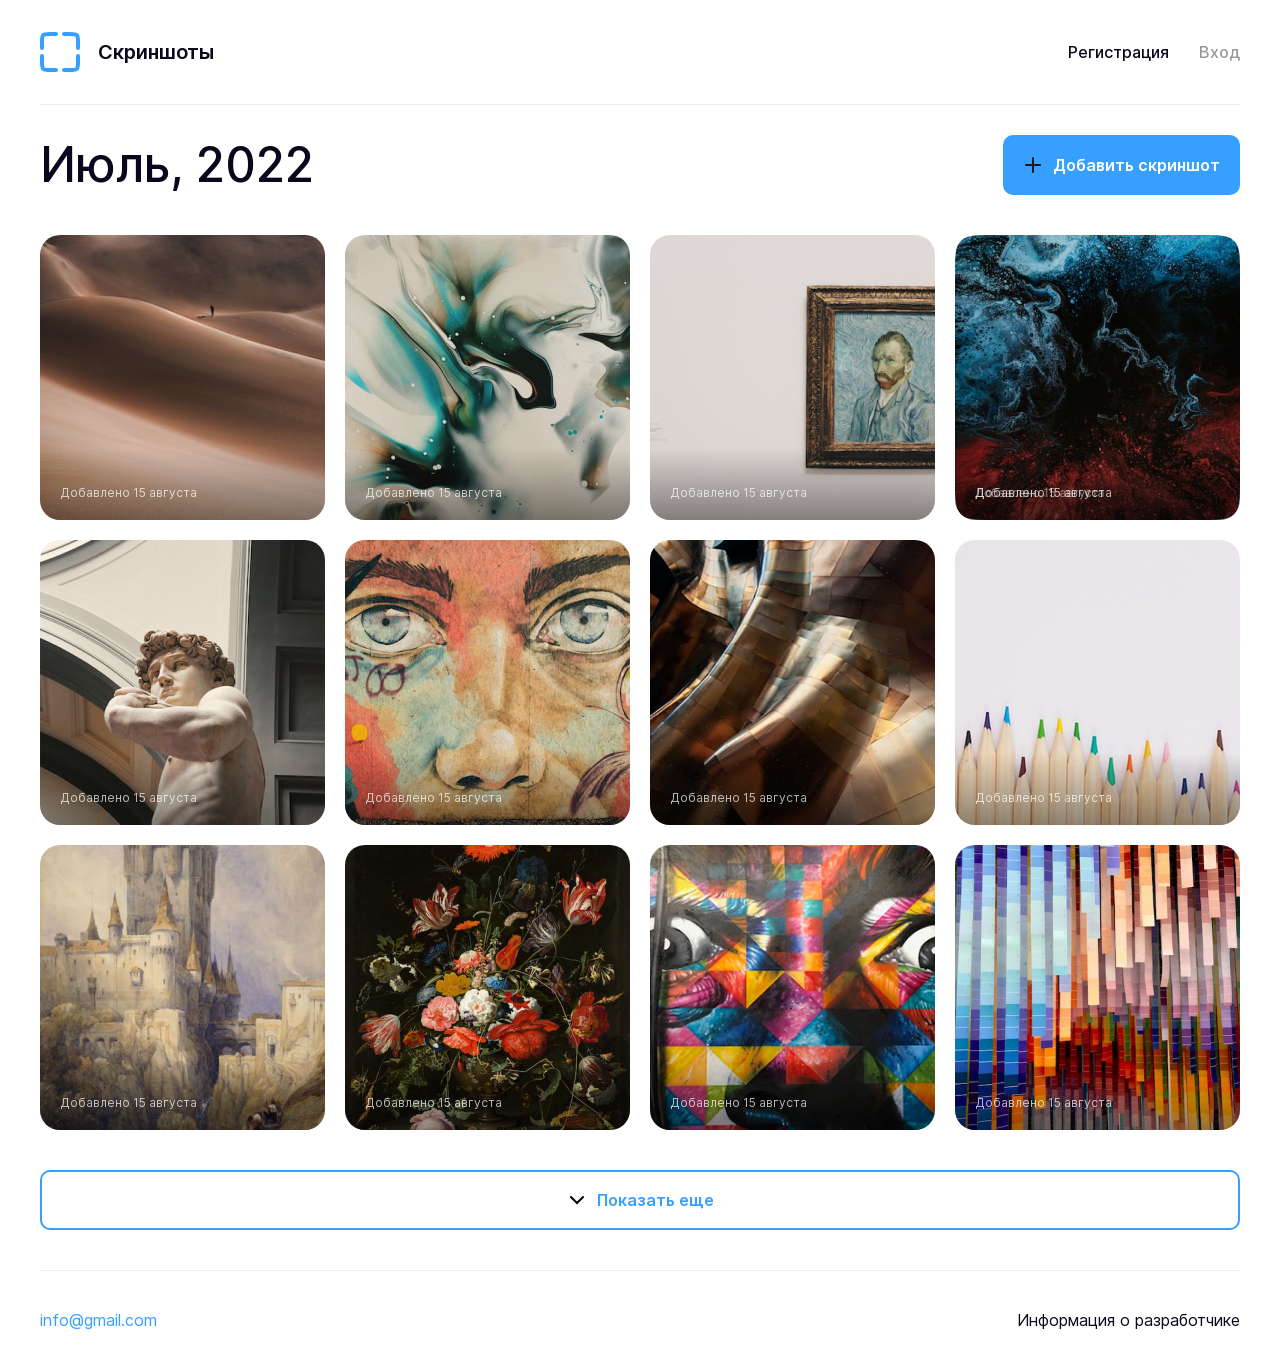
<file: Лабораторная работа 1/index.html>
<!DOCTYPE html>
<html lang="ru">
<head>
  <meta charset="UTF-8">
  <meta name="viewport" content="width=device-width, initial-scale=1.0">
  <title>Скриншоты — лабораторная работа № 1</title>
  <link rel="stylesheet" href="css/style.css">
  <script src="js/script.js" defer></script>
</head>
<body>
  <!-- Шапка страницы и кнопки открытия нужной формы. -->
  <header class="header container">
    <a class="logo" href="index.html" aria-label="Скриншоты — главная страница">
      <img src="assets/images/logo.svg" width="40" height="40" alt="">
      <span class="logo-text">Скриншоты</span>
    </a>
    <nav class="auth-links" aria-label="Вход и регистрация">
      <button class="text-button" type="button" data-open-form="register">Регистрация</button>
      <button class="text-button" type="button" data-open-form="login">Вход</button>
    </nav>
  </header>

  <main class="container">
    <div class="gallery-heading">
      <h1>Июль, 2022</h1>
      <!-- Действие загрузки не реализовано; кнопка нужна для демонстрации состояния нажатия. -->
      <button class="add-button" type="button" aria-label="Добавить скриншот">
        <img src="assets/images/plus.svg" width="20" height="20" alt="">
        <span class="add-text">Добавить скриншот</span>
      </button>
    </div>

    <!-- Статические карточки: изображение и дата, как в макете. -->
    <section class="cards" aria-label="Общедоступные скриншоты">
      <article class="card">
        <img src="assets/images/dunes.png" alt="Песчаные дюны">
        <time datetime="2022-08-15"><span class="date-prefix">Добавлено </span><img class="clock" src="assets/images/clock.svg" width="12" height="12" alt="">15 августа</time>
      </article>
      <article class="card">
        <img src="assets/images/marble.png" alt="Абстрактные бирюзовые разводы">
        <time datetime="2022-08-15"><span class="date-prefix">Добавлено </span><img class="clock" src="assets/images/clock.svg" width="12" height="12" alt="">15 августа</time>
      </article>
      <article class="card">
        <img src="assets/images/portrait.png" alt="Портрет в раме">
        <time datetime="2022-08-15"><span class="date-prefix">Добавлено </span><img class="clock" src="assets/images/clock.svg" width="12" height="12" alt="">15 августа</time>
      </article>
      <article class="card">
        <img src="assets/images/abstract.png" alt="Синие и красные абстрактные волны">
        <time datetime="2022-08-15"><span class="date-prefix">Добавлено </span><img class="clock" src="assets/images/clock.svg" width="12" height="12" alt="">15 августа</time>
      </article>
      <article class="card">
        <img src="assets/images/statue.png" alt="Мраморная скульптура">
        <time datetime="2022-08-15"><span class="date-prefix">Добавлено </span><img class="clock" src="assets/images/clock.svg" width="12" height="12" alt="">15 августа</time>
      </article>
      <article class="card">
        <img src="assets/images/face.png" alt="Рисунок лица с голубыми глазами">
        <time datetime="2022-08-15"><span class="date-prefix">Добавлено </span><img class="clock" src="assets/images/clock.svg" width="12" height="12" alt="">15 августа</time>
      </article>
      <article class="card">
        <img src="assets/images/metal.png" alt="Свет на металлической поверхности">
        <time datetime="2022-08-15"><span class="date-prefix">Добавлено </span><img class="clock" src="assets/images/clock.svg" width="12" height="12" alt="">15 августа</time>
      </article>
      <article class="card">
        <img src="assets/images/pencils.png" alt="Цветные карандаши">
        <time datetime="2022-08-15"><span class="date-prefix">Добавлено </span><img class="clock" src="assets/images/clock.svg" width="12" height="12" alt="">15 августа</time>
      </article>
      <article class="card">
        <img src="assets/images/castle.png" alt="Картина с замком">
        <time datetime="2022-08-15"><span class="date-prefix">Добавлено </span><img class="clock" src="assets/images/clock.svg" width="12" height="12" alt="">15 августа</time>
      </article>
      <article class="card">
        <img src="assets/images/flowers.png" alt="Цветочный натюрморт">
        <time datetime="2022-08-15"><span class="date-prefix">Добавлено </span><img class="clock" src="assets/images/clock.svg" width="12" height="12" alt="">15 августа</time>
      </article>
      <article class="card">
        <img src="assets/images/graffiti.png" alt="Разноцветное граффити">
        <time datetime="2022-08-15"><span class="date-prefix">Добавлено </span><img class="clock" src="assets/images/clock.svg" width="12" height="12" alt="">15 августа</time>
      </article>
      <article class="card">
        <img src="assets/images/colors.png" alt="Разноцветные вертикальные полосы">
        <time datetime="2022-08-15"><span class="date-prefix">Добавлено </span><img class="clock" src="assets/images/clock.svg" width="12" height="12" alt="">15 августа</time>
      </article>
    </section>
    <!-- Подгрузка не реализована; кнопка показывает только состояние наведения. -->
    <button class="more-button" type="button"><img src="assets/images/arrow.svg" width="20" height="20" alt=""> Показать еще</button>
  </main>

  <footer class="footer container">
    <a href="mailto:info@gmail.com">info@gmail.com</a>
    <span>Информация о разработчике</span>
  </footer>

  <!-- dialog сам удерживает фокус внутри открытого модального окна. -->
  <dialog class="modal" id="auth-modal" aria-label="Вход и регистрация">
    <div class="modal-content">
      <button class="close-button" type="button" aria-label="Закрыть окно"><img src="assets/images/close.svg" width="20" height="20" alt=""></button>
      <div class="form-switch" aria-label="Выбор формы">
        <button class="text-button" type="button" data-switch-form="register">Регистрация</button>
        <button class="text-button" type="button" data-switch-form="login">Авторизация</button>
      </div>

      <!-- novalidate позволяет вывести свои сообщения под всеми полями. -->
      <form id="register-form" novalidate>
        <div class="field">
          <label class="visually-hidden" for="register-name">Имя</label>
          <input id="register-name" name="name" type="text" placeholder="Ваше имя" autocomplete="name" required aria-describedby="name-error">
          <small class="error" id="name-error"></small>
        </div>
        <div class="field">
          <label class="visually-hidden" for="register-email">E-mail</label>
          <input id="register-email" name="email" type="email" placeholder="Email" autocomplete="email" required aria-describedby="email-error">
          <small class="error" id="email-error"></small>
        </div>
        <div class="field">
          <label class="visually-hidden" for="register-phone">Мобильный телефон</label>
          <input id="register-phone" name="phone" type="tel" placeholder="Мобильный телефон" autocomplete="tel" required aria-describedby="phone-error">
          <small class="error" id="phone-error"></small>
        </div>
        <div class="field">
          <label class="visually-hidden" for="register-password">Пароль</label>
          <input id="register-password" name="password" type="password" placeholder="Пароль" autocomplete="new-password" required minlength="6" aria-describedby="password-error">
          <small class="error" id="password-error"></small>
        </div>
        <div class="field">
          <label class="visually-hidden" for="register-repeat">Повторите пароль</label>
          <input id="register-repeat" name="passwordRepeat" type="password" placeholder="Повторите пароль" autocomplete="new-password" required aria-describedby="repeat-error">
          <small class="error" id="repeat-error"></small>
        </div>
        <div class="consent-field">
          <label class="consent-label">
            <input name="consent" type="checkbox" required aria-describedby="consent-error">
            <span>Согласен на обработку <a href="http://slavdom10.dev.skillum.ru/law/" target="_blank" rel="noopener noreferrer">персональных данных</a></span>
          </label>
          <small class="error" id="consent-error"></small>
        </div>
        <button class="submit-button" type="submit" disabled>Зарегистрироваться</button>
        <p class="form-hint"><img src="assets/images/info.svg" width="20" height="20" alt=""><span>Все поля обязательны для заполнения</span></p>
        <p class="form-status" role="status"></p>
      </form>

      <form id="login-form" novalidate hidden>
        <div class="field">
          <label class="visually-hidden" for="login-email">Логин (email)</label>
          <input id="login-email" name="email" type="email" placeholder="Email" autocomplete="username" required aria-describedby="login-email-error">
          <small class="error" id="login-email-error"></small>
        </div>
        <div class="field">
          <label class="visually-hidden" for="login-password">Пароль</label>
          <input id="login-password" name="password" type="password" placeholder="Пароль" autocomplete="current-password" required aria-describedby="login-password-error">
          <small class="error" id="login-password-error"></small>
        </div>
        <button class="submit-button" type="submit">Войти</button>
        <p class="form-hint"><img src="assets/images/info.svg" width="20" height="20" alt=""><span>Все поля обязательны для заполнения</span></p>
        <p class="form-status" role="status"></p>
      </form>
    </div>
  </dialog>
</body>
</html>
</file>
<file: Лабораторная работа 1/css/style.css>
/* Шрифт из макета хранится локально: интернет для запуска не нужен. */
@font-face {
  font-family: Inter;
  src: url("../assets/fonts/Inter-Regular.woff2") format("woff2");
  font-weight: 400;
  font-display: swap;
}
@font-face {
  font-family: Inter;
  src: url("../assets/fonts/Inter-Medium.woff2") format("woff2");
  font-weight: 500;
  font-display: swap;
}
@font-face {
  font-family: Inter;
  src: url("../assets/fonts/Inter-SemiBold.woff2") format("woff2");
  font-weight: 600;
  font-display: swap;
}

/* padding и border входят в заданную ширину элемента. */
* { box-sizing: border-box; }
body {
  margin: 0;
  /* Минимальная высота окна и колонка позволяют прижать footer к низу. */
  min-height: 100vh;
  display: flex;
  flex-direction: column;
  color: #0b061b;
  font: 16px/1.25 Inter, sans-serif;
}
/* Основное содержимое занимает свободное место, если карточек мало или нет. */
main { flex: 1; }
button, input { font: inherit; }
button { cursor: pointer; }
a { color: #369fff; text-decoration: none; }
a:hover { text-decoration: underline; }
button:focus-visible, a:focus-visible {
  outline: 2px solid #369fff;
  outline-offset: 4px;
}
[hidden] { display: none !important; }

/* Общий контейнер для шапки, галереи и подвала. */
.container {
  width: calc(100% - 80px);
  max-width: 1200px;
  margin: 0 auto;
}
.header {
  display: flex;
  align-items: flex-start;
  justify-content: space-between;
  height: 105px;
  padding-top: 32px;
  border-bottom: 1px solid #ececec;
}
.logo {
  display: flex;
  align-items: center;
  gap: 18px;
  color: inherit;
  font-size: 20px;
  font-weight: 600;
}
.logo:hover { text-decoration: none; }
.logo img { display: block; }
.auth-links {
  display: flex;
  gap: 30px;
  padding-top: 10px;
  font-weight: 500;
}
.text-button {
  padding: 0;
  border: 0;
  background: none;
  color: inherit;
}
.auth-links [data-open-form="login"] { color: #989898; }
.text-button:hover { color: #369fff; }
.gallery-heading {
  display: flex;
  align-items: center;
  justify-content: space-between;
  margin: 30px 0 40px;
}
h1 {
  margin: 0;
  font-size: 48px;
  font-weight: 500;
  line-height: 60px;
}
.add-button, .submit-button {
  border: 0;
  border-radius: 10px;
  background: #369fff;
  color: white;
  font-weight: 600;
}
.add-button {
  display: flex;
  align-items: center;
  gap: 10px;
  padding: 0 20px;
  height: 60px;
  cursor: pointer;
}
/* При нажатии кнопка становится белой с синей рамкой, как в макете. */
.add-button:active {
  border: 2px solid #369fff;
  background: white;
  color: #369fff;
}
/* Значок — внешний SVG чёрного цвета; фильтр окрашивает его в синий при нажатии. */
.add-button:active img {
  filter: brightness(0) saturate(100%) invert(54%) sepia(100%) saturate(1641%) hue-rotate(183deg) brightness(102%) contrast(101%);
}

/* Grid делит доступное место между одинаковыми колонками. */
.cards {
  display: grid;
  grid-template-columns: repeat(4, minmax(0, 1fr));
  gap: 20px;
}
.card {
  position: relative;
  aspect-ratio: 1;
  overflow: hidden;
  border-radius: 20px;
  background: #ececec;
}
.card > img {
  display: block;
  width: 100%;
  height: 100%;
  object-fit: cover;
}
.card::after {
  content: "";
  position: absolute;
  right: 0;
  bottom: 0;
  left: 0;
  height: 72px;
  background: linear-gradient(transparent, rgba(0, 0, 0, 0.4));
}
.card time {
  position: absolute;
  bottom: 20px;
  left: 20px;
  z-index: 1;
  color: rgba(255, 255, 255, 0.7);
  font-size: 12px;
  line-height: 15px;
}
.clock { display: none; }
.more-button {
  display: flex;
  align-items: center;
  justify-content: center;
  gap: 10px;
  width: 100%;
  height: 60px;
  margin-top: 40px;
  border: 2px solid #369fff;
  border-radius: 10px;
  background: white;
  color: #369fff;
  font-weight: 600;
}
.more-button:hover {
  border-color: #258deb;
  background: #eef7ff;
  color: #258deb;
  cursor: pointer;
}
.footer {
  display: flex;
  justify-content: space-between;
  margin-top: 40px;
  padding: 39px 0;
  border-top: 1px solid #ececec;
}

/* dialog создаёт затемнение и поддерживает закрытие по Escape. */
.modal {
  width: 600px;
  max-width: calc(100% - 40px);
  margin: auto;
  padding: 0;
  overflow: visible;
  border: 0;
  border-radius: 20px;
  color: #181818;
}
.modal::backdrop { background: rgba(0, 0, 0, 0.5); }
.modal-content {
  /* Высота содержимого свободная; внутреннюю прокрутку для формы не создаём. */
  padding: 40px;
  border-radius: 20px;
}
.close-button {
  position: absolute;
  top: 20px;
  right: 20px;
  width: 20px;
  height: 20px;
  padding: 0;
  border: 0;
  background: none;
}
.close-button img { display: block; }
.form-switch {
  display: flex;
  justify-content: center;
  gap: 30px;
  margin-bottom: 30px;
  font-size: 32px;
  font-weight: 500;
  line-height: 39px;
}
.form-switch button { color: #b9b9b9; }
.form-switch button.active { color: #181818; }

/* Поля стоят в две колонки; имя и нижние элементы занимают всю строку. */
form {
  display: grid;
  grid-template-columns: repeat(2, minmax(0, 1fr));
  gap: 20px;
}
#register-form .field:first-child,
.consent-field, .submit-button, .form-hint, .form-status {
  grid-column: 1 / -1;
}
.field input {
  width: 100%;
  height: 60px;
  padding: 0 18px;
  border: 2px solid #b9b9b9;
  border-radius: 10px;
  background: white;
  font-weight: 500;
  outline: none;
}
.field input::placeholder { color: #b9b9b9; opacity: 1; }
.field input:focus { border-color: #369fff; }
.field input[aria-invalid="true"] { border-color: #f13a3a; }
.error {
  display: block;
  margin-top: 6px;
  color: #d12727;
  font-size: 12px;
  line-height: 1.4;
}
.error:empty { display: none; }
.consent-field { margin-top: 10px; text-align: center; }
.consent-label {
  display: inline-flex;
  width: auto;
  max-width: 100%;
  margin: 0;
  justify-content: center;
  align-items: center;
  gap: 8px;
  line-height: 20px;
  text-align: left;
}
.consent-label > span { flex: 0 1 auto; }
.consent-label input {
  appearance: none;
  display: grid;
  place-content: center;
  flex-shrink: 0;
  width: 20px;
  height: 20px;
  margin: 0;
  border: 1px solid #b9b9b9;
  border-radius: 4px;
  background: white;
  cursor: pointer;
}
.consent-label input:checked {
  border-color: #369fff;
  background: #369fff url("../assets/images/checkbox-checked.svg") center / 20px 20px no-repeat;
}
.consent-label input:focus-visible {
  outline: 2px solid #369fff;
  outline-offset: 2px;
}
.submit-button {
  width: 100%;
  min-height: 60px;
  padding: 12px;
}
#login-form .submit-button { margin-top: 10px; }
.submit-button:hover { background: #258deb; }
.submit-button:disabled {
  background: rgba(54, 159, 255, 0.3);
  cursor: default;
}
.form-hint {
  display: flex;
  align-items: flex-start;
  justify-content: center;
  gap: 12px;
  margin: 10px 0 0;
  color: #838383;
  line-height: 20px;
}
.form-hint img { flex-shrink: 0; }
.form-status {
  margin: 0;
  color: #216899;
  font-size: 14px;
}
.form-status:empty { display: none; }
.visually-hidden {
  position: absolute;
  width: 1px;
  height: 1px;
  overflow: hidden;
  clip-path: inset(50%);
  white-space: nowrap;
}

/* Планшет: три колонки. Четвёртая колонка макета переходит в нижний ряд. */
@media (max-width: 1023px) {
  h1 { font-size: 40px; }
  .auth-links [data-open-form="login"] { color: inherit; }
  .cards { grid-template-columns: repeat(3, minmax(0, 1fr)); }
  .card:nth-child(4), .card:nth-child(8), .card:nth-child(12) { order: 1; }
}

/* Телефон: две колонки и один столбец полей формы. */
@media (max-width: 600px) {
  .container { width: calc(100% - 40px); }
  .header { height: 81px; padding-top: 20px; }
  .logo-text { display: none; }
  .auth-links { padding-top: 9px; }
  .gallery-heading { margin: 30px 0; gap: 10px; }
  h1 { font-size: 36px; line-height: 44px; }
  .add-button {
    width: 44px;
    height: 44px;
    padding: 0;
    justify-content: center;
    flex-shrink: 0;
  }
  .add-text { display: none; }
  .cards { grid-template-columns: repeat(2, minmax(0, 1fr)); gap: 12px; }
  .card { border-radius: 12px; order: 0; }
  /* Порядок последних шести картинок повторяет мобильный макет. */
  .card:nth-child(3) { order: 3; }
  .card:nth-child(4), .card:nth-child(8) { order: 1; }
  .card:nth-child(11) { order: 2; }
  .card:nth-child(12) { order: 4; }
  .card:nth-child(7) { order: 5; }
  .card time {
    display: flex;
    align-items: center;
    gap: 6px;
    left: 10px;
    bottom: 10px;
    line-height: 16px;
  }
  .date-prefix { display: none; }
  .clock { display: block; }
  .more-button { height: 44px; margin-top: 30px; font-size: 14px; }
  .footer {
    flex-direction: column;
    align-items: center;
    gap: 20px;
    margin-top: 30px;
    padding: 20px 0;
  }
  .footer span { color: #838383; }
  .modal { width: 320px; max-width: 100%; }
  /* Компактные размеры позволяют видеть форму целиком на телефоне. */
  .modal-content { padding: 16px; }
  .close-button { top: -30px; }
  .form-switch { gap: 24px; margin-bottom: 12px; font-size: 20px; line-height: 24px; }
  form { grid-template-columns: 1fr; gap: 8px; }
  .field input { height: 44px; padding: 0 12px; }
  .error { margin-top: 3px; font-size: 11px; line-height: 1.2; }
  .consent-field {
    display: grid;
    justify-items: center;
    margin-top: 0;
  }
  .submit-button { min-height: 44px; padding: 8px 12px; }
  #login-form .submit-button { margin-top: 0; }
  .form-hint { margin-top: 0; font-size: 12px; line-height: 16px; }
  #register-form .consent-label {
    justify-self: center;
    margin-inline: auto;
    justify-content: center;
  }
  .form-hint { justify-content: flex-start; }
}

/* При низком окне дополнительно уменьшаем вертикальные отступы формы. */
@media (max-height: 520px) {
  .modal-content { padding: 12px; }
  .form-switch { margin-bottom: 8px; font-size: 18px; line-height: 22px; }
  form { gap: 6px; }
  .field input { height: 36px; }
  .submit-button { min-height: 36px; }
  .form-hint { font-size: 11px; line-height: 14px; }
}
</file>
<file: Лабораторная работа 1/Разбор кода/css/style.css>
/* Шрифт из макета хранится локально: интернет для запуска не нужен. */
/* Подключаем три локальных начертания, чтобы браузер использовал шрифт из проекта. */
@font-face {
  font-family: Inter;
  src: url("../../assets/fonts/Inter-Regular.woff2") format("woff2");
  font-weight: 400;
  font-display: swap;
}
/* weight должен соответствовать начертанию: 500 — Medium. */
@font-face {
  font-family: Inter;
  src: url("../../assets/fonts/Inter-Medium.woff2") format("woff2");
  font-weight: 500;
  font-display: swap;
}
/* 600 — полужирное начертание SemiBold. */
@font-face {
  font-family: Inter;
  src: url("../../assets/fonts/Inter-SemiBold.woff2") format("woff2");
  font-weight: 600;
  font-display: swap;
}

/* padding и border входят в заданную ширину элемента. */
/* Общие правила: единый расчёт размеров, типографика и вид клавиатурного фокуса. */
* { box-sizing: border-box; }
body {
  margin: 0;
  color: #0b061b;
  font: 16px/1.25 Inter, sans-serif;
}
button, input { font: inherit; }
button { cursor: pointer; }
a { color: #369fff; text-decoration: none; }
a:hover { text-decoration: underline; }
button:focus-visible, a:focus-visible {
  outline: 2px solid #369fff;
  outline-offset: 4px;
}
[hidden] { display: none !important; } /* Скрытый атрибут не должен перебиваться display у других правил. */

/* Общий контейнер центрирует три основные области и ограничивает ширину макета. */
.container {
  width: calc(100% - 80px);
  max-width: 1200px;
  margin: 0 auto;
}
.header {
  /* Flex ставит логотип и навигацию в одну строку, края разводит space-between. */
  display: flex;
  align-items: flex-start;
  justify-content: space-between;
  height: 105px;
  padding-top: 32px;
  border-bottom: 1px solid #ececec;
}
.logo {
  /* Логотип и подпись располагаются рядом; gap задаёт расстояние между ними. */
  display: flex;
  align-items: center;
  gap: 18px;
  color: inherit;
  font-size: 20px;
  font-weight: 600;
}
.logo:hover { text-decoration: none; }
.logo img { display: block; }
.auth-links {
  /* Кнопки входа и регистрации стоят рядом с постоянным промежутком. */
  display: flex;
  gap: 30px;
  padding-top: 10px;
  font-weight: 500;
}
.text-button {
  padding: 0;
  border: 0;
  background: none;
  color: inherit;
}
.auth-links [data-open-form="login"] { color: #989898; }
.text-button:hover { color: #369fff; }
.gallery-heading {
  /* Заголовок месяца и кнопка добавления располагаются по противоположным краям. */
  display: flex;
  align-items: center;
  justify-content: space-between;
  margin: 30px 0 40px;
}
h1 {
  /* У заголовка убран браузерный отступ, размер и высота строки взяты из макета. */
  margin: 0;
  font-size: 48px;
  font-weight: 500;
  line-height: 60px;
}
.add-button, .submit-button {
  border: 0;
  border-radius: 10px;
  background: #369fff;
  color: white;
  font-weight: 600;
}
.add-button {
  /* Значок и подпись внутри кнопки выравниваются по центру. */
  display: flex;
  align-items: center;
  gap: 10px;
  padding: 0 20px;
  height: 60px;
}
/* Эти кнопки входят только в вёрстку первой лабораторной. */
.add-button:disabled, .more-button:disabled { cursor: default; }

/* Grid делит доступное место между одинаковыми колонками. */
.cards {
  /* Grid создаёт четыре колонки; minmax не позволяет содержимому раздвинуть колонку. */
  display: grid;
  grid-template-columns: repeat(4, minmax(0, 1fr));
  gap: 20px;
}
.card {
  /* Карточка служит квадратным окном для картинки и нижней подписи. */
  position: relative;
  aspect-ratio: 1;
  overflow: hidden;
  border-radius: 20px;
  background: #ececec;
}
.card > img {
  /* Картинка покрывает всю карточку и сохраняет пропорции с обрезкой краёв. */
  display: block;
  width: 100%;
  height: 100%;
  object-fit: cover;
}
.card::after {
  /* Псевдоэлемент рисует градиент поверх фото, чтобы белая дата была читаема. */
  content: "";
  position: absolute;
  right: 0;
  bottom: 0;
  left: 0;
  height: 72px;
  background: linear-gradient(transparent, rgba(0, 0, 0, 0.4));
}
.card time {
  /* Дату накладываем на нижнюю часть карточки поверх градиента. */
  position: absolute;
  bottom: 20px;
  left: 20px;
  z-index: 1;
  color: rgba(255, 255, 255, 0.7);
  font-size: 12px;
  line-height: 15px;
}
.clock { display: none; }
.more-button {
  /* Кнопка показа следующих карточек растянута на ширину галереи. */
  display: flex;
  align-items: center;
  justify-content: center;
  gap: 10px;
  width: 100%;
  height: 60px;
  margin-top: 40px;
  border: 2px solid #369fff;
  border-radius: 10px;
  background: white;
  color: #369fff;
  font-weight: 600;
}
.footer {
  /* Контакт и подпись разработчика располагаются по краям подвала. */
  display: flex;
  justify-content: space-between;
  margin-top: 40px;
  padding: 39px 0;
  border-top: 1px solid #ececec;
}

/* dialog создаёт затемнение и поддерживает закрытие по Escape. */
.modal {
  /* Браузер центрирует dialog; max-width не даёт ему выйти за экран. */
  width: 600px;
  max-width: calc(100% - 40px);
  margin: auto;
  padding: 0;
  overflow: visible;
  border: 0;
  border-radius: 20px;
  color: #181818;
}
.modal::backdrop { background: rgba(0, 0, 0, 0.5); }
/* ::backdrop — отдельный слой затемнения, который браузер создаёт для открытого dialog. */
.modal-content {
  /* При низком экране прокручивается содержимое окна, а не вся страница. */
  max-height: calc(100vh - 80px);
  padding: 40px;
  overflow-y: auto;
  border-radius: 20px;
}
.close-button {
  /* Крестик расположен относительно модального окна независимо от потока текста. */
  position: absolute;
  top: 20px;
  right: 20px;
  width: 20px;
  height: 20px;
  padding: 0;
  border: 0;
  background: none;
}
.close-button img { display: block; }
.form-switch {
  /* Переключатели форм центрированы и имеют общий размер заголовка окна. */
  display: flex;
  justify-content: center;
  gap: 30px;
  margin-bottom: 30px;
  font-size: 32px;
  font-weight: 500;
  line-height: 39px;
}
.form-switch button { color: #b9b9b9; }
.form-switch button.active { color: #181818; }

/* Поля стоят в две колонки; имя и нижние элементы занимают всю строку. */
form {
  /* На широком окне поля образуют две равные колонки. */
  display: grid;
  grid-template-columns: repeat(2, minmax(0, 1fr));
  gap: 20px;
}
#register-form .field:first-child,
.consent-field, .submit-button, .form-hint, .form-status {
  grid-column: 1 / -1;
}
.field input {
  /* Поле растягивается на колонку; padding отделяет текст от границ. */
  width: 100%;
  height: 60px;
  padding: 0 18px;
  border: 2px solid #b9b9b9;
  border-radius: 10px;
  background: white;
  font-weight: 500;
  outline: none;
}
.field input::placeholder { color: #b9b9b9; opacity: 1; }
.field input:focus { border-color: #369fff; }
.field input[aria-invalid="true"] { border-color: #f13a3a; }
.error {
  /* Текст ошибки всегда находится отдельной строкой под своим полем. */
  display: block;
  margin-top: 6px;
  color: #d12727;
  font-size: 12px;
  line-height: 1.4;
}
.error:empty { display: none; }
.consent-field { margin-top: 10px; }
.consent-label {
  /* Флажок и текст согласия стоят рядом и выравниваются по верхнему краю. */
  display: flex;
  justify-content: center;
  align-items: flex-start;
  gap: 12px;
  line-height: 20px;
}
.consent-label input {
  /* Флажок не сжимается и сохраняет синий цвет системного элемента. */
  flex-shrink: 0;
  width: 20px;
  height: 20px;
  margin: 0;
  accent-color: #369fff;
}
.submit-button {
  /* Кнопка занимает всю строку формы и сохраняет высоту при переносе текста. */
  width: 100%;
  min-height: 60px;
  padding: 12px;
}
#login-form .submit-button { margin-top: 10px; }
.submit-button:hover { background: #258deb; }
.submit-button:disabled {
  background: rgba(54, 159, 255, 0.3);
  cursor: default;
}
.form-hint {
  /* Пояснение с иконкой располагается под кнопкой и центрируется. */
  display: flex;
  align-items: flex-start;
  justify-content: center;
  gap: 12px;
  margin: 10px 0 0;
  color: #838383;
  line-height: 20px;
}
.form-hint img { flex-shrink: 0; }
.form-status {
  margin: 0;
  color: #216899;
  font-size: 14px;
}
.form-status:empty { display: none; }
.visually-hidden {
  /* Подпись остаётся доступной скринридеру, но не занимает видимое место. */
  position: absolute;
  width: 1px;
  height: 1px;
  overflow: hidden;
  clip-path: inset(50%);
  white-space: nowrap;
}

/* Планшет: три колонки. Четвёртая колонка макета переходит в нижний ряд. */
@media (max-width: 1023px) {
  /* Планшетный набор изменений действует только при ширине до 1023 px. */
  h1 { font-size: 40px; }
  .auth-links [data-open-form="login"] { color: inherit; }
  .cards { grid-template-columns: repeat(3, minmax(0, 1fr)); }
  .card:nth-child(4), .card:nth-child(8), .card:nth-child(12) { order: 1; }
}

/* Телефон: две колонки и один столбец полей формы. */
@media (max-width: 600px) {
  /* Мобильные изменения переопределяют desktop/tablet размеры и расположение. */
  .container { width: calc(100% - 40px); }
  .header { height: 81px; padding-top: 20px; }
  .logo-text { display: none; }
  .auth-links { padding-top: 9px; }
  .gallery-heading { margin: 30px 0; gap: 10px; }
  h1 { font-size: 36px; line-height: 44px; }
  .add-button {
    width: 44px;
    height: 44px;
    padding: 0;
    justify-content: center;
    flex-shrink: 0;
  }
  .add-text { display: none; }
  .cards { grid-template-columns: repeat(2, minmax(0, 1fr)); gap: 12px; }
  .card { border-radius: 12px; order: 0; }
  /* Порядок последних шести картинок повторяет мобильный макет. */
  .card:nth-child(3) { order: 3; }
  .card:nth-child(4), .card:nth-child(8) { order: 1; }
  .card:nth-child(11) { order: 2; }
  .card:nth-child(12) { order: 4; }
  .card:nth-child(7) { order: 5; }
  .card time {
    display: flex;
    align-items: center;
    gap: 6px;
    left: 10px;
    bottom: 10px;
    line-height: 16px;
  }
  .date-prefix { display: none; }
  .clock { display: block; }
  .more-button { height: 44px; margin-top: 30px; font-size: 14px; }
  .footer {
    flex-direction: column;
    align-items: center;
    gap: 20px;
    margin-top: 30px;
    padding: 20px 0;
  }
  .footer span { color: #838383; }
  .modal { width: 320px; max-width: 100%; }
  .modal-content { padding: 20px; }
  .close-button { top: -40px; }
  .form-switch { gap: 24px; margin-bottom: 20px; font-size: 20px; line-height: 24px; }
  form { grid-template-columns: 1fr; gap: 16px; }
  .consent-label { justify-content: flex-start; }
  .form-hint { justify-content: flex-start; }
}
</file>
